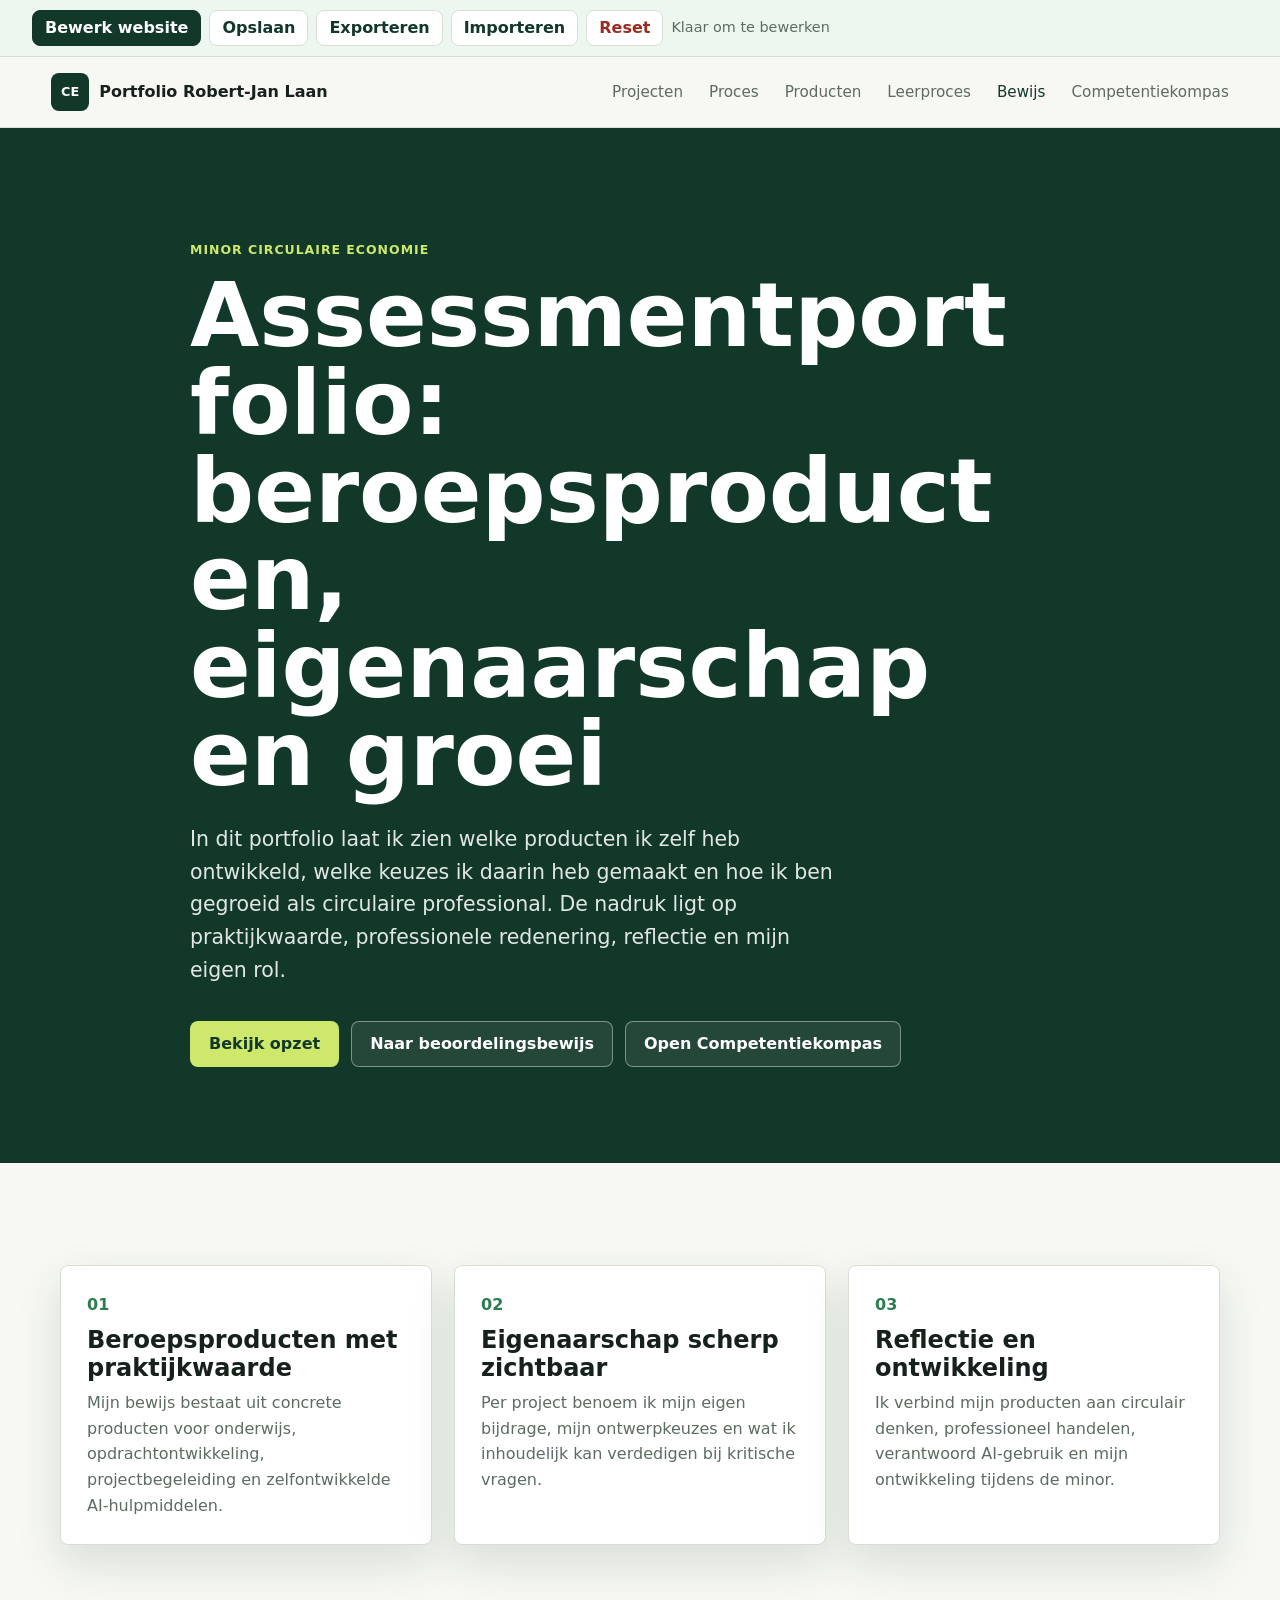
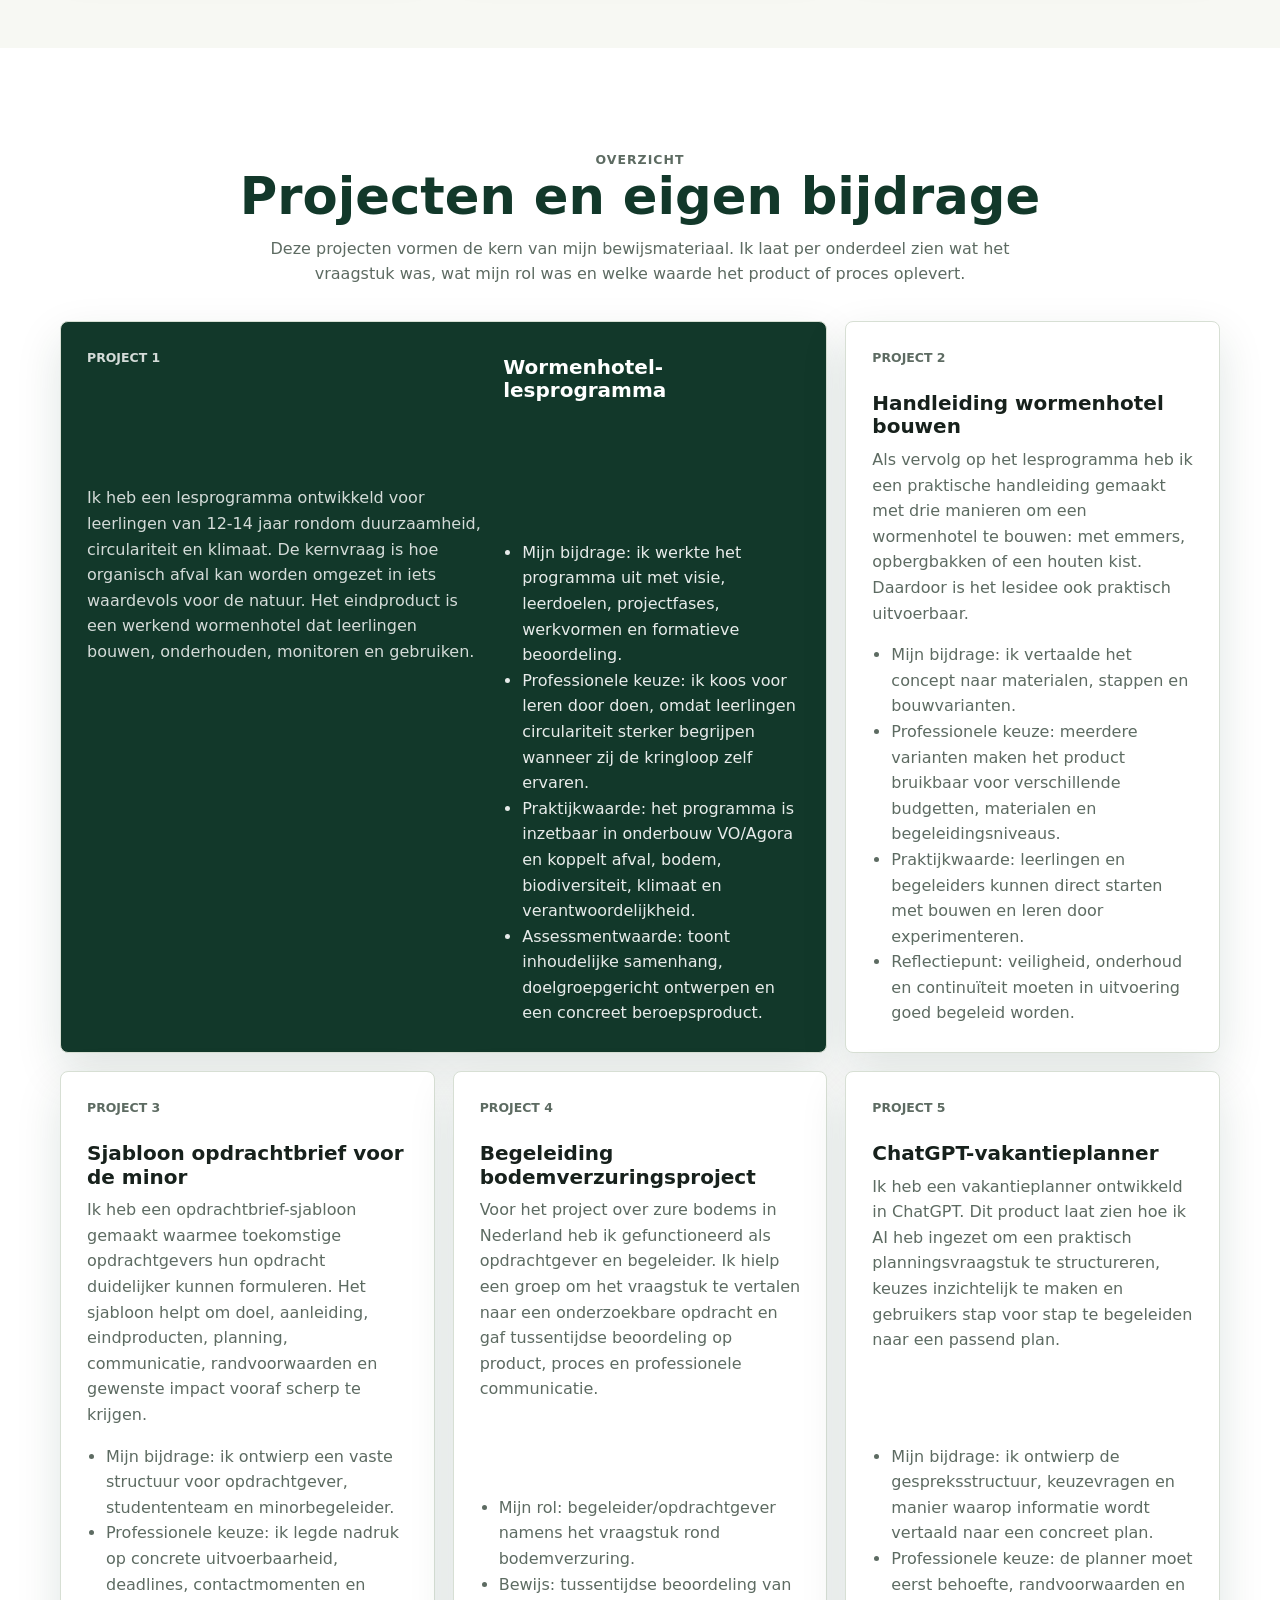
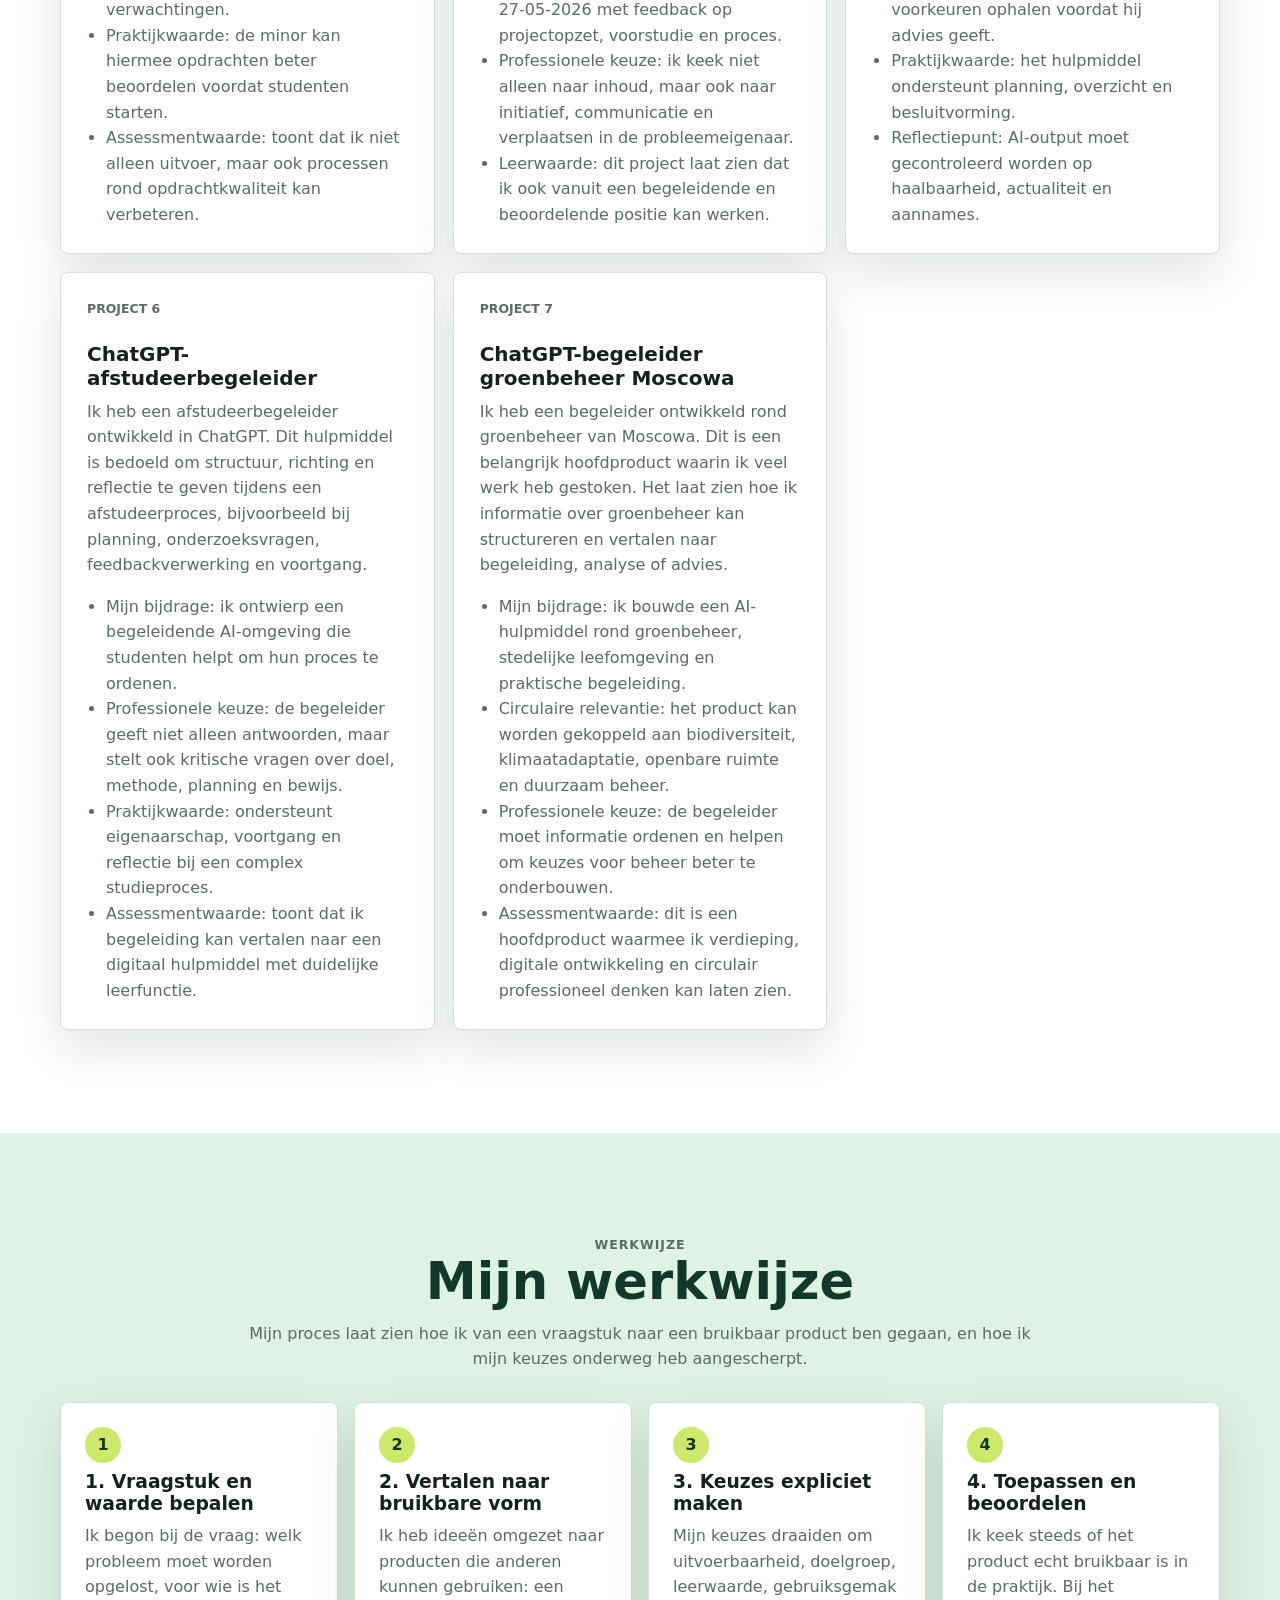
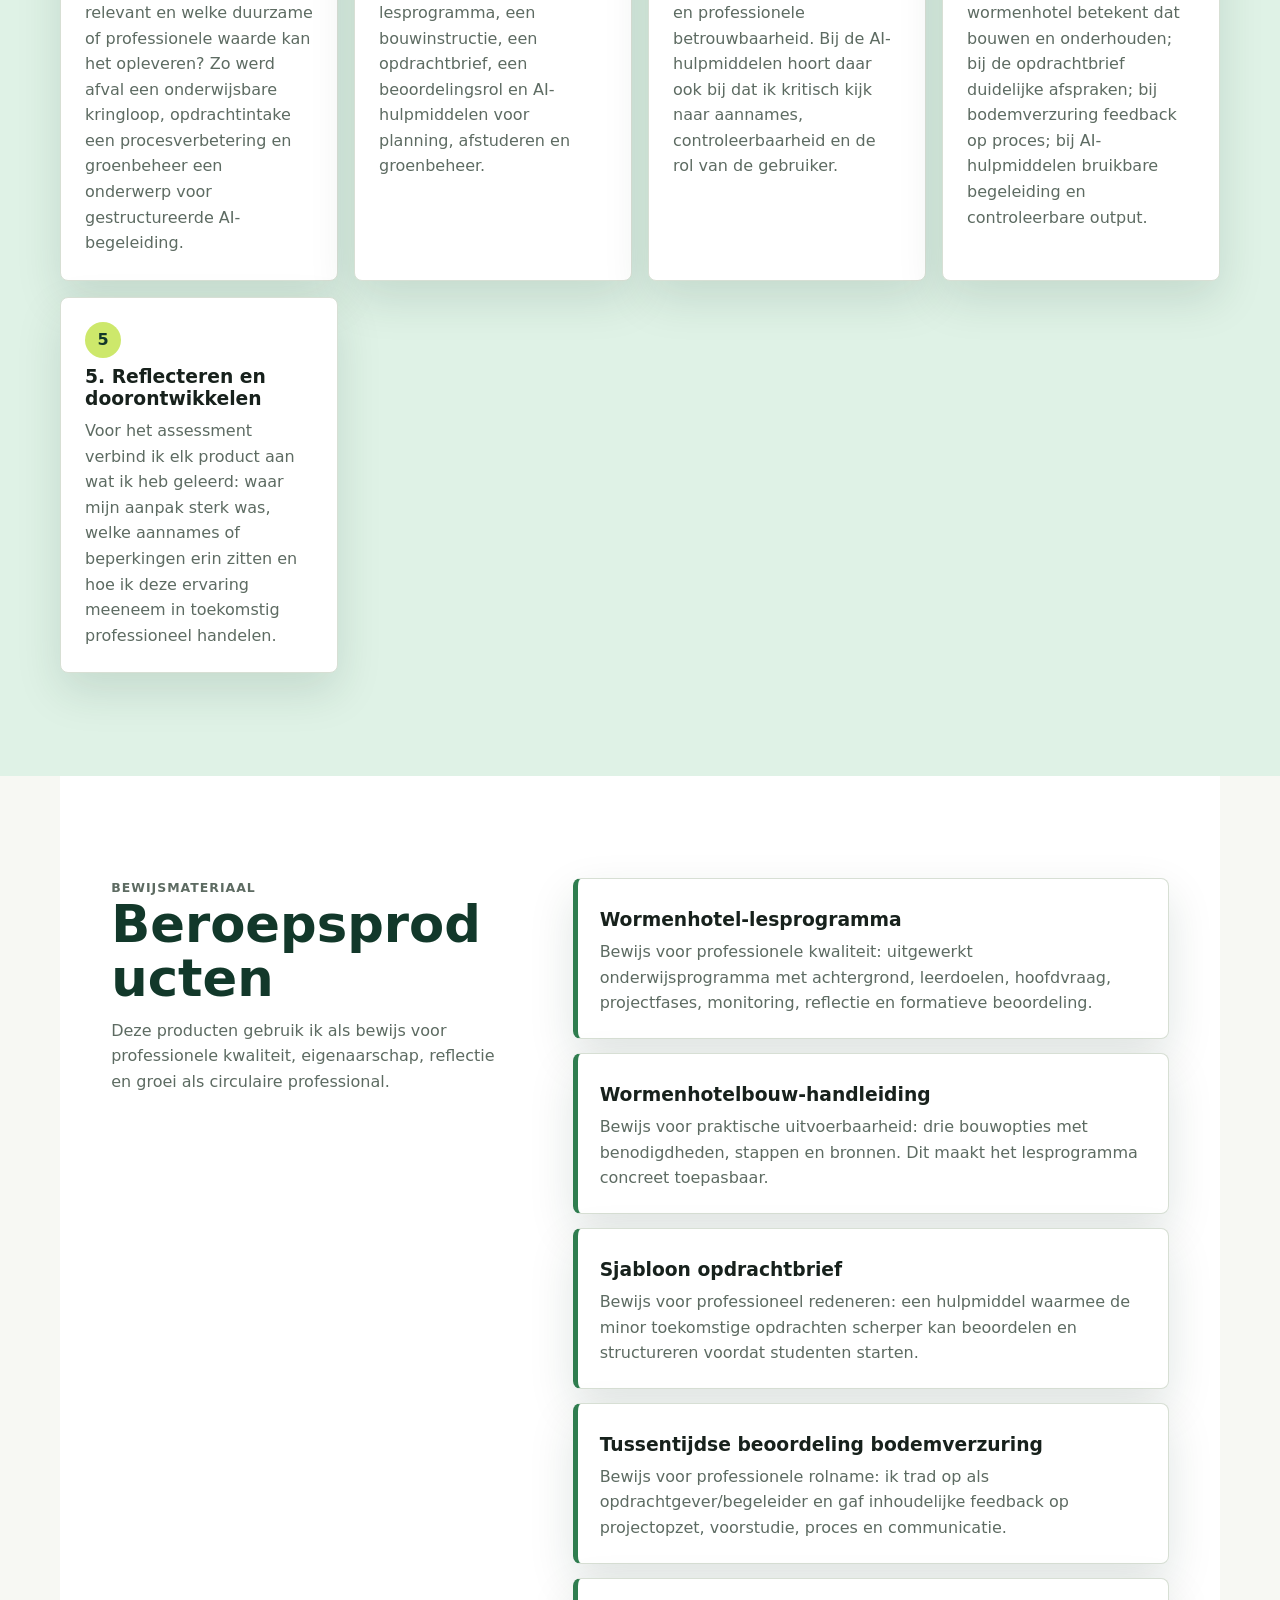
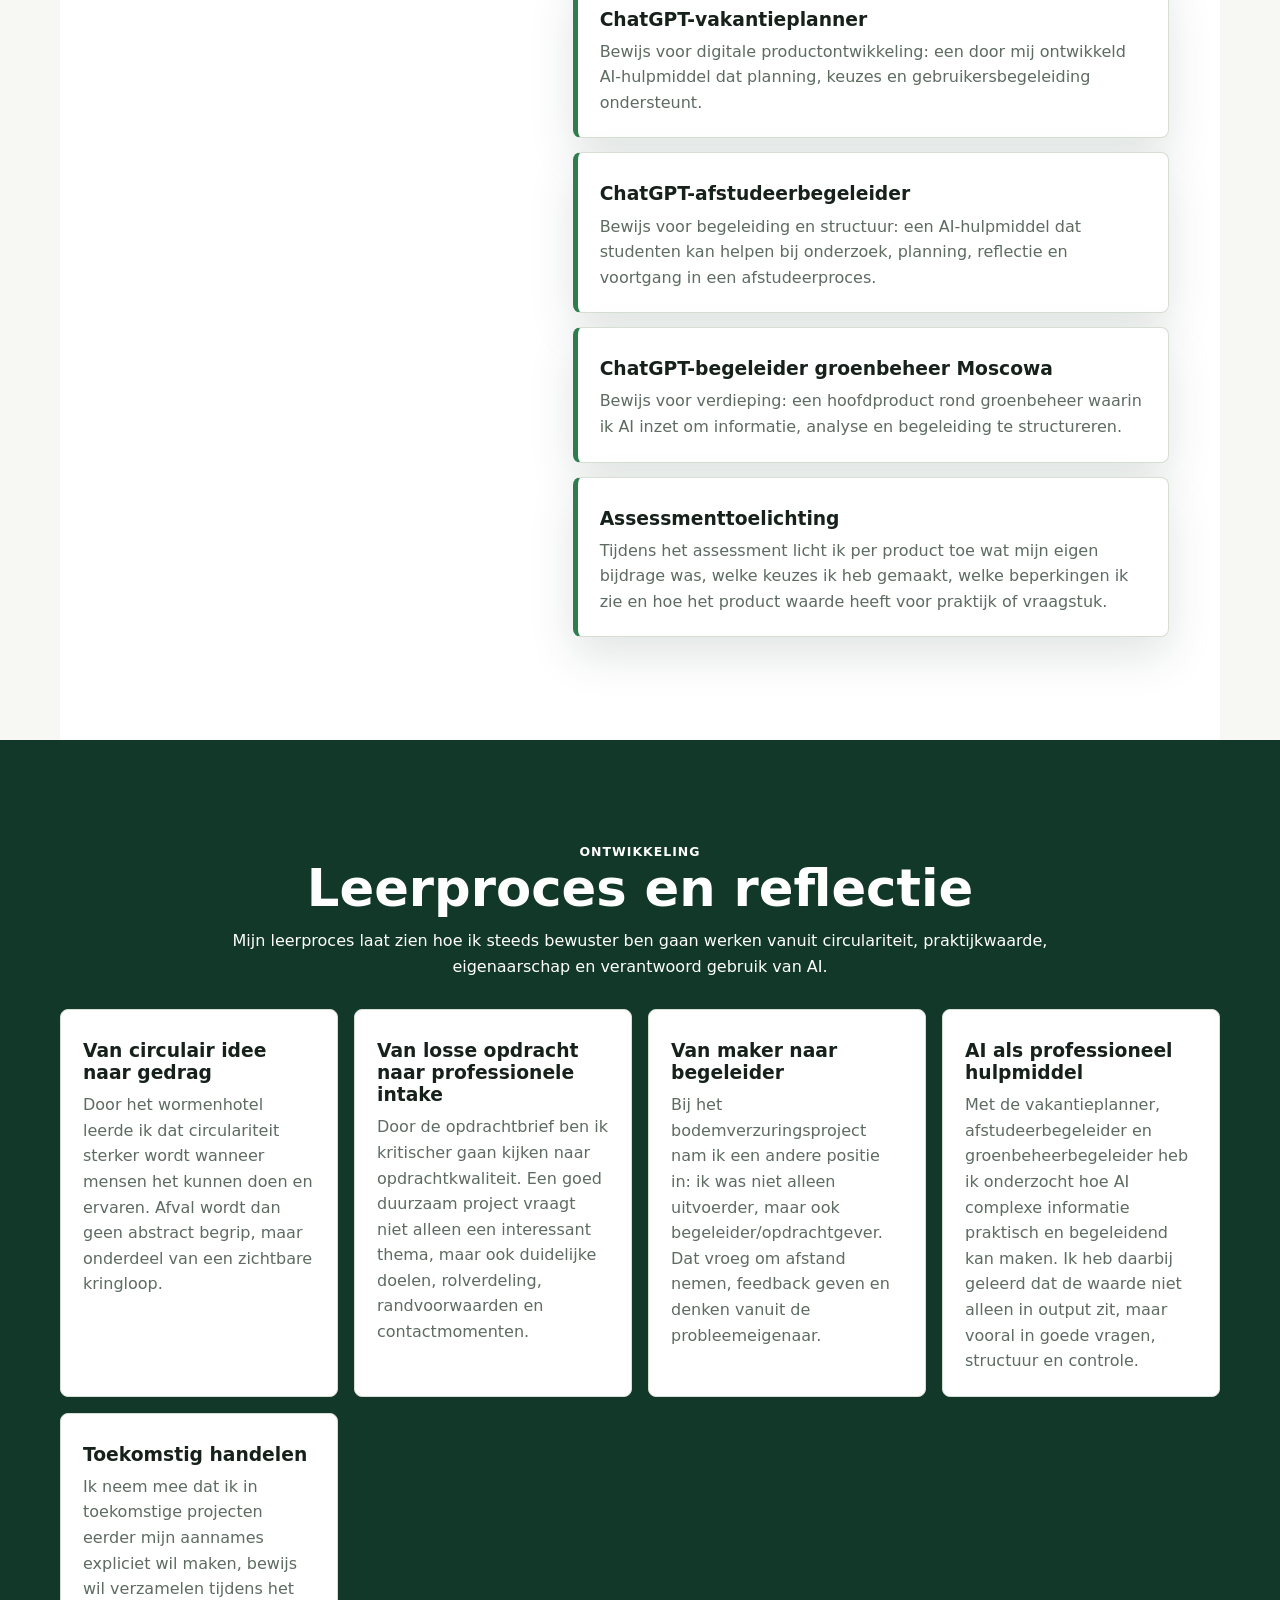
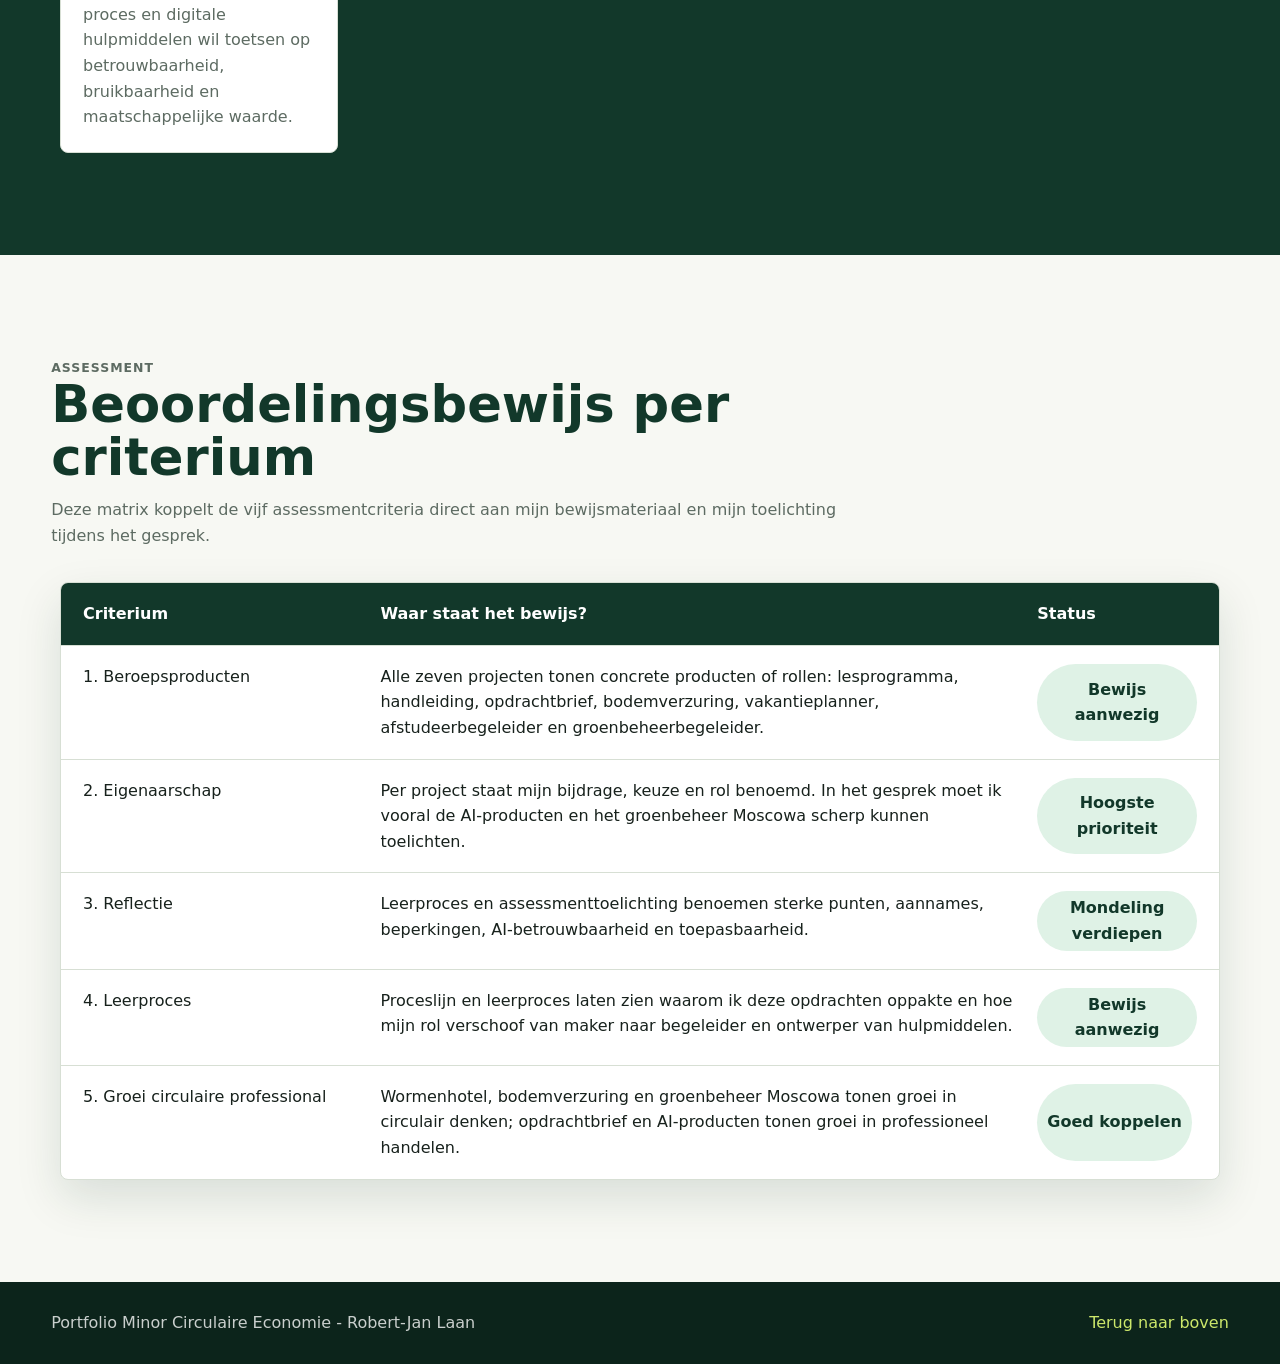
<file: index.html>
<!doctype html>
<html lang="nl">
<head>
  <meta charset="utf-8">
  <meta name="viewport" content="width=device-width, initial-scale=1">
  <title>Portfolio Minor Circulaire Economie</title>
  <meta name="description" content="Bewerkbare portfolio website voor de Minor Circulaire Economie.">
  <link rel="preconnect" href="https://images.unsplash.com">
  <link rel="stylesheet" href="styles.css?v=3">
  <link rel="stylesheet" href="assessment.css?v=3">
</head>
<body>
  <div class="editor-bar" aria-label="Website editor">
    <button class="editor-button primary" id="editToggle" type="button">Bewerk website</button>
    <button class="editor-button" id="saveEdits" type="button">Opslaan</button>
    <button class="editor-button" id="exportData" type="button">Exporteren</button>
    <label class="editor-button file-button" for="importData">Importeren</label>
    <input id="importData" type="file" accept="application/json">
    <button class="editor-button danger" id="resetEdits" type="button">Reset</button>
    <span class="editor-status" id="editorStatus">Klaar om te bewerken</span>
  </div>

  <header class="site-header">
    <a class="brand" href="#home" aria-label="Naar home">
      <span class="brand-mark">CE</span>
      <span data-edit="brandText">Portfolio</span>
    </a>
    <nav class="main-nav" aria-label="Hoofdnavigatie">
      <a href="#projecten">Projecten</a>
      <a href="#proces">Proces</a>
      <a href="#producten">Producten</a>
      <a href="#leerproces">Leerproces</a>
      <a href="#bewijs">Bewijs</a>
      <a href="competentiekompas/">Competentiekompas</a>
    </nav>
  </header>

  <main id="home">
    <section class="hero" aria-labelledby="hero-title">
      <div class="hero-media" role="img" aria-label="Groen bos als symbool voor duurzaamheid en circulaire economie"></div>
      <div class="hero-content">
        <p class="eyebrow" data-edit="heroEyebrow">Minor Circulaire Economie</p>
        <h1 id="hero-title" data-edit="heroTitle">Portfolio van mijn proces, projecten en groei als circulaire professional</h1>
        <p class="hero-copy" data-edit="heroCopy">Een overzichtelijke bewijswebsite waarin mijn docent snel kan zien wat ik heb gemaakt, welke keuzes ik heb genomen en wat ik heb geleerd.</p>
        <div class="hero-actions">
          <a class="button primary" href="#projecten">Bekijk opzet</a>
          <a class="button secondary" href="#bewijs">Naar beoordelingsbewijs</a>
          <a class="button secondary" href="competentiekompas/">Open Competentiekompas</a>
        </div>
      </div>
    </section>

    <section class="intro-band" aria-label="Portfolio status">
      <div class="intro-grid">
        <article>
          <span class="stat">01</span>
          <h2 data-edit="introOneTitle">Projecten later toevoegen</h2>
          <p data-edit="introOneText">De structuur staat klaar. Per opdracht voeg je straks vraagstuk, rol, aanpak, resultaat en bewijs toe.</p>
        </article>
        <article>
          <span class="stat">02</span>
          <h2 data-edit="introTwoTitle">Beoordeling centraal</h2>
          <p data-edit="introTwoText">De website volgt de criteria uit het transitieplan en het individuele assessment.</p>
        </article>
        <article>
          <span class="stat">03</span>
          <h2 data-edit="introThreeTitle">Proces zichtbaar</h2>
          <p data-edit="introThreeText">Niet alleen eindproducten, maar ook keuzes, feedback, reflectie en leerpunten krijgen een plek.</p>
        </article>
      </div>
    </section>

    <section id="projecten" class="section section-light">
      <div class="section-heading">
        <p class="eyebrow">Overzicht</p>
        <h2 data-edit="projectsTitle">Projecten</h2>
        <p data-edit="projectsIntro">Hier komen straks de opdrachten die je tijdens de minor uitvoert. Elk project krijgt dezelfde opbouw, zodat je docent makkelijk kan vergelijken.</p>
      </div>
      <div class="section-tools">
        <button class="editor-button add-button" type="button" data-add="project">Project toevoegen</button>
      </div>
      <div class="project-grid editable-list" id="projectList" data-list="projects"></div>
    </section>

    <section id="proces" class="section timeline-section">
      <div class="section-heading compact">
        <p class="eyebrow">Werkwijze</p>
        <h2 data-edit="processTitle">Proceslijn</h2>
        <p data-edit="processIntro">Gebruik dit onderdeel om te laten zien hoe je van probleem naar oplossing bent gegaan.</p>
      </div>
      <div class="timeline" id="processList" data-list="process"></div>
    </section>

    <section id="producten" class="section section-light split-section">
      <div class="section-heading align-left">
        <p class="eyebrow">Bewijsmateriaal</p>
        <h2 data-edit="productsTitle">Beroepsproducten</h2>
        <p data-edit="productsIntro">Plaats hier straks je transitieplan, analyses, presentaties, workshopmateriaal, reflectiedocument en andere producten.</p>
        <div class="section-tools left-tools">
          <button class="editor-button add-button" type="button" data-add="product">Product toevoegen</button>
        </div>
      </div>
      <div class="product-list editable-list" id="productList" data-list="products"></div>
    </section>

    <section id="leerproces" class="section learning-section">
      <div class="section-heading compact">
        <p class="eyebrow">Ontwikkeling</p>
        <h2 data-edit="learningTitle">Leerproces en reflectie</h2>
        <p data-edit="learningIntro">Hier laat je zien welke keuzes je bewust hebt gemaakt en hoe je perspectief op circulaire economie is veranderd.</p>
      </div>
      <div class="learning-grid" id="learningList" data-list="learning"></div>
    </section>

    <section id="bewijs" class="section evidence-section">
      <div class="section-heading align-left">
        <p class="eyebrow">Assessment</p>
        <h2 data-edit="evidenceTitle">Beoordelingsbewijs</h2>
        <p data-edit="evidenceIntro">Deze matrix helpt je docent om per criterium direct het juiste bewijs te vinden.</p>
        <div class="section-tools left-tools">
          <button class="editor-button add-button" type="button" data-add="evidence">Bewijsregel toevoegen</button>
        </div>
      </div>
      <div class="evidence-table editable-list" id="evidenceList" data-list="evidence" role="table" aria-label="Beoordelingsbewijs matrix"></div>
    </section>
  </main>

  <footer class="site-footer">
    <p data-edit="footerText">Portfolio Minor Circulaire Economie</p>
    <a href="#home">Terug naar boven</a>
  </footer>

  <template id="projectTemplate">
    <article class="project-card">
      <button class="remove-item" type="button" aria-label="Project verwijderen">×</button>
      <p class="label" data-field="label"></p>
      <h3 data-field="title"></h3>
      <p data-field="text"></p>
      <ul class="check-list" data-field="points"></ul>
    </article>
  </template>

  <template id="cardTemplate">
    <article>
      <button class="remove-item" type="button" aria-label="Onderdeel verwijderen">×</button>
      <h3 data-field="title"></h3>
      <p data-field="text"></p>
    </article>
  </template>

  <script src="script.js?v=3"></script>
</body>
</html>
</file>
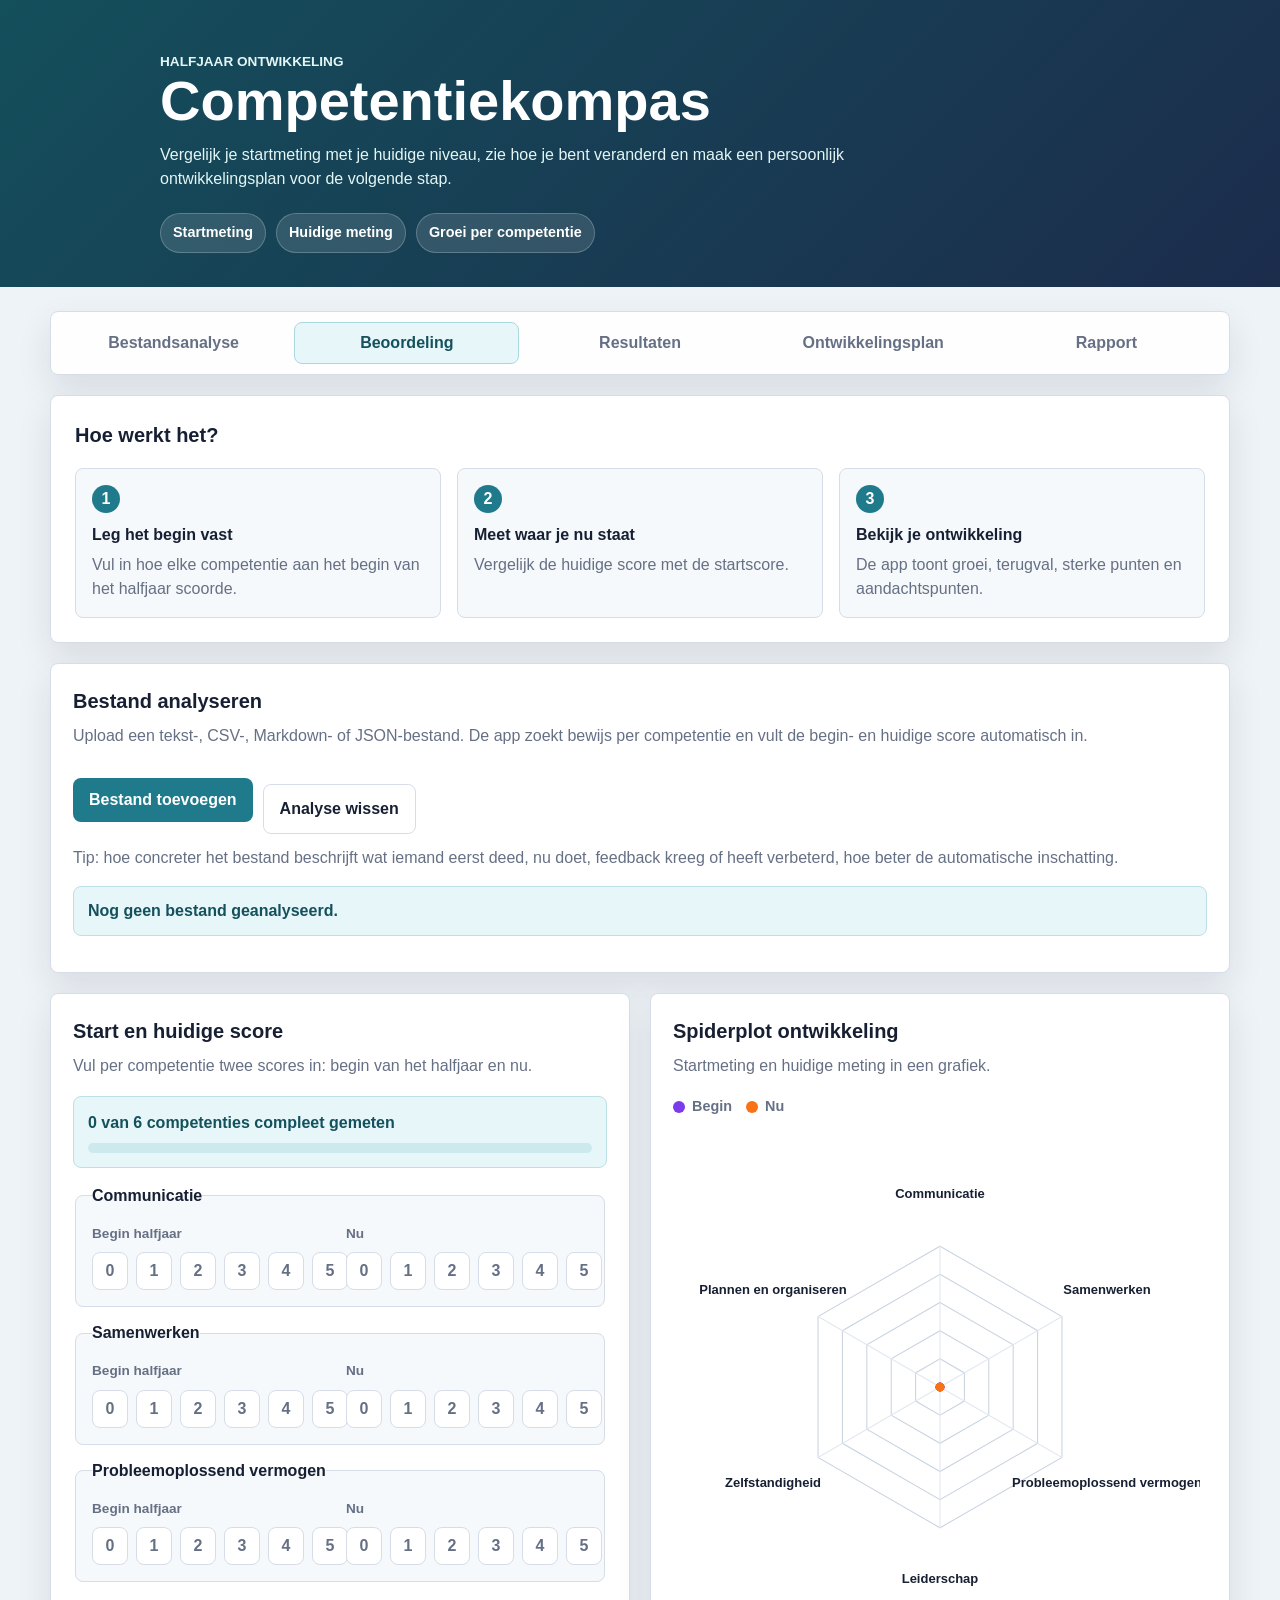
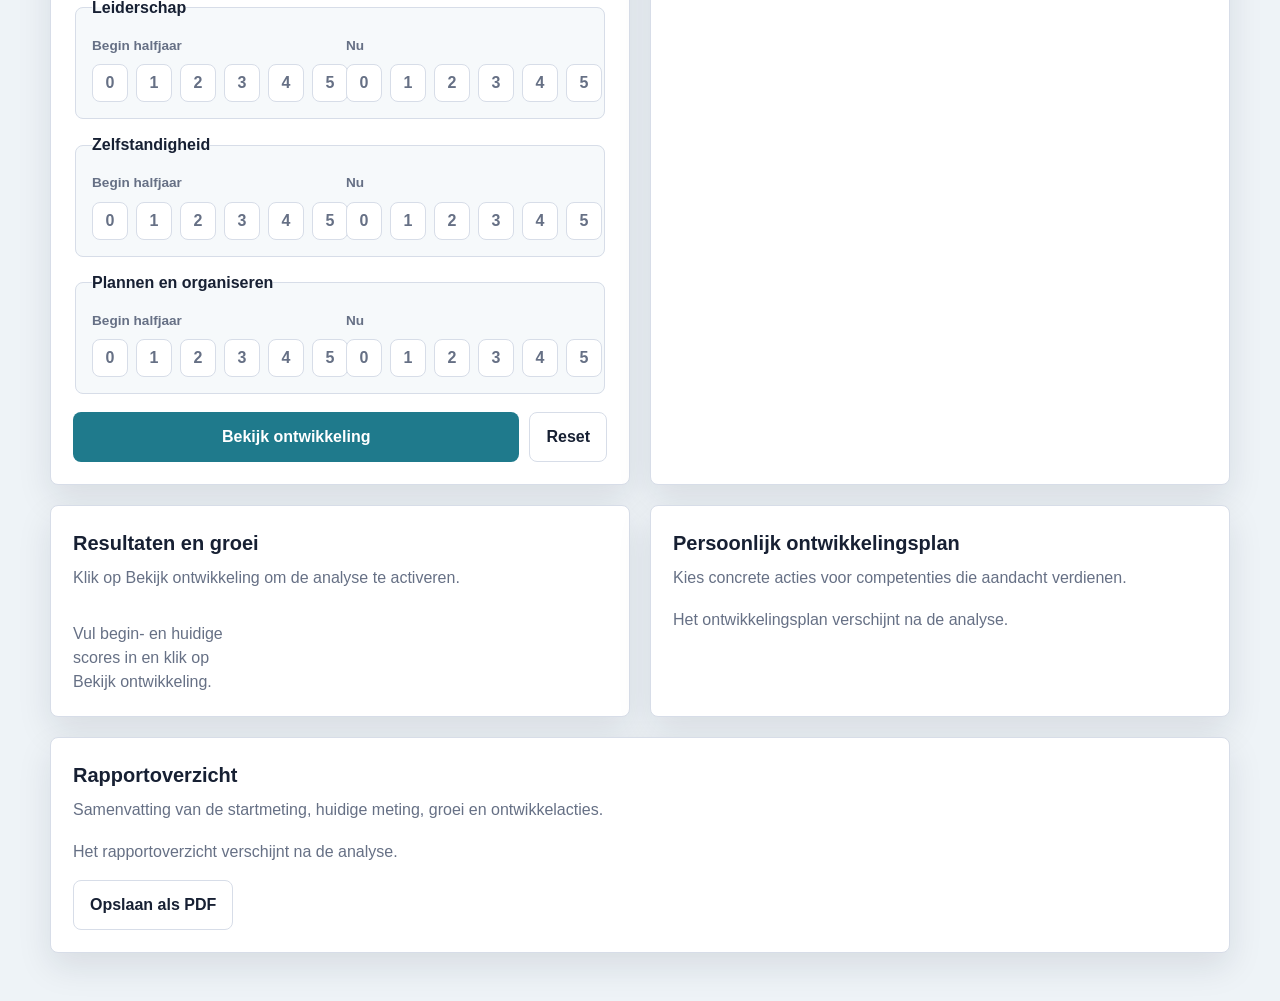
<file: competentiekompas/index.html>
<!DOCTYPE html>
<html lang="nl">
<head>
  <meta charset="UTF-8">
  <meta name="viewport" content="width=device-width, initial-scale=1.0">
  <title>Competentiekompas</title>
  <link rel="stylesheet" href="style.css">
</head>
<body>
  <header class="page-header">
    <div class="header-content">
      <p class="eyebrow">Halfjaar ontwikkeling</p>
      <h1>Competentiekompas</h1>
      <p>
        Vergelijk je startmeting met je huidige niveau, zie hoe je bent veranderd
        en maak een persoonlijk ontwikkelingsplan voor de volgende stap.
      </p>
      <div class="hero-stats" aria-label="Kernfuncties">
        <span>Startmeting</span>
        <span>Huidige meting</span>
        <span>Groei per competentie</span>
      </div>
    </div>
  </header>

  <main class="app-shell">
    <nav class="app-nav" aria-label="Applicatie onderdelen">
      <button class="nav-button" type="button" data-target="file-analysis">Bestandsanalyse</button>
      <button class="nav-button active" type="button" data-target="assessment">Beoordeling</button>
      <button class="nav-button" type="button" data-target="results">Resultaten</button>
      <button class="nav-button" type="button" data-target="plan">Ontwikkelingsplan</button>
      <button class="nav-button" type="button" data-target="report-section">Rapport</button>
    </nav>

    <section class="intro-section" aria-labelledby="intro-title">
      <h2 id="intro-title">Hoe werkt het?</h2>
      <div class="intro-grid">
        <article>
          <span class="step-number">1</span>
          <h3>Leg het begin vast</h3>
          <p>Vul in hoe elke competentie aan het begin van het halfjaar scoorde.</p>
        </article>
        <article>
          <span class="step-number">2</span>
          <h3>Meet waar je nu staat</h3>
          <p>Vergelijk de huidige score met de startscore.</p>
        </article>
        <article>
          <span class="step-number">3</span>
          <h3>Bekijk je ontwikkeling</h3>
          <p>De app toont groei, terugval, sterke punten en aandachtspunten.</p>
        </article>
      </div>
    </section>

    <section class="panel file-panel app-section" id="file-analysis" aria-labelledby="file-title">
      <div class="section-heading">
        <h2 id="file-title">Bestand analyseren</h2>
        <p>Upload een tekst-, CSV-, Markdown- of JSON-bestand. De app zoekt bewijs per competentie en vult de begin- en huidige score automatisch in.</p>
      </div>

      <div class="file-upload-box">
        <label class="file-input-label" for="evidence-file">
          Bestand toevoegen
          <input id="evidence-file" type="file" accept=".txt,.csv,.json,.md,text/plain,text/csv,application/json" multiple>
        </label>
        <button class="secondary-button" id="clear-file-button" type="button">Analyse wissen</button>
      </div>

      <p class="file-hint">
        Tip: hoe concreter het bestand beschrijft wat iemand eerst deed, nu doet, feedback kreeg of heeft verbeterd, hoe beter de automatische inschatting.
      </p>

      <div id="file-status" class="file-status" aria-live="polite">
        Nog geen bestand geanalyseerd.
      </div>
      <div id="file-insights" class="file-insights">
        <!-- Automatische bestandsanalyse komt hier. -->
      </div>
    </section>

    <section class="panel form-panel app-section" id="assessment" aria-labelledby="scores-title">
      <div class="section-heading">
        <h2 id="scores-title">Start en huidige score</h2>
        <p>Vul per competentie twee scores in: begin van het halfjaar en nu.</p>
      </div>

      <div class="progress-card" aria-live="polite">
        <span id="progress-label">0 van 6 competenties beoordeeld</span>
        <div class="progress-track">
          <span id="progress-fill"></span>
        </div>
      </div>

      <form id="score-form">
        <!-- De competenties en scoreknoppen worden met JavaScript opgebouwd. -->
      </form>

      <div class="button-row">
        <button class="primary-button" id="results-button" type="button">Bekijk ontwikkeling</button>
        <button class="secondary-button" id="reset-button" type="button">Reset</button>
      </div>
    </section>

    <section class="panel chart-panel app-section" aria-labelledby="chart-title">
      <div class="section-heading">
        <h2 id="chart-title">Spiderplot ontwikkeling</h2>
        <p>Startmeting en huidige meting in een grafiek.</p>
      </div>
      <div class="chart-legend">
        <span><i class="legend-dot start-dot"></i>Begin</span>
        <span><i class="legend-dot current-dot"></i>Nu</span>
      </div>
      <div class="chart-frame" id="radar-chart" aria-live="polite">
        <!-- De SVG-radargrafiek wordt met JavaScript getekend. -->
      </div>
    </section>

    <section class="panel results-panel app-section" id="results" aria-labelledby="analysis-title">
      <div class="section-heading">
        <h2 id="analysis-title">Resultaten en groei</h2>
        <p id="result-status">Automatische indeling op basis van de huidige score en verandering.</p>
      </div>
      <div id="zero-alert" class="zero-alert" hidden></div>
      <div id="growth-summary" class="growth-summary">
        <!-- Groei-indicatoren worden met JavaScript opgebouwd. -->
      </div>
      <div id="analysis-results" class="result-grid">
        <!-- Sterke punten, ontwikkelpunten en zwakke punten komen hier. -->
      </div>
    </section>

    <section class="panel plan-panel app-section" id="plan" aria-labelledby="plan-title">
      <div class="section-heading">
        <h2 id="plan-title">Persoonlijk ontwikkelingsplan</h2>
        <p>Kies concrete acties voor competenties die aandacht verdienen.</p>
      </div>
      <div id="development-plan">
        <!-- Ontwikkelacties worden na de analyse opgebouwd. -->
      </div>
    </section>

    <section class="panel report-panel app-section" id="report-section" aria-labelledby="report-title">
      <div class="section-heading">
        <h2 id="report-title">Rapportoverzicht</h2>
        <p>Samenvatting van de startmeting, huidige meting, groei en ontwikkelacties.</p>
      </div>
      <div id="report">
        <!-- Het rapport wordt na het klikken op de resultatenknop gevuld. -->
      </div>
      <button class="secondary-button save-pdf-button" id="save-pdf-button" type="button">Opslaan als PDF</button>
    </section>
  </main>

  <script src="script.js"></script>
</body>
</html>
</file>
<file: styles.css>
:root {
  --forest: #12382a;
  --leaf: #2f7d4f;
  --mint: #dff2e6;
  --sage: #8fb59b;
  --lime: #cde86b;
  --paper: #f7f8f3;
  --ink: #17211c;
  --muted: #5d6b62;
  --line: #d7dfd4;
  --white: #ffffff;
  --danger: #9b2d20;
  --shadow: 0 18px 45px rgba(18, 56, 42, 0.13);
}

* { box-sizing: border-box; }
html { scroll-behavior: smooth; }
body {
  margin: 0;
  color: var(--ink);
  background: var(--paper);
  font-family: Inter, ui-sans-serif, system-ui, -apple-system, BlinkMacSystemFont, "Segoe UI", sans-serif;
  line-height: 1.6;
}
img { max-width: 100%; display: block; }
a { color: inherit; }
button, input { font: inherit; }

.editor-bar {
  position: sticky;
  top: 0;
  z-index: 30;
  display: flex;
  align-items: center;
  gap: 8px;
  flex-wrap: wrap;
  padding: 10px clamp(14px, 3vw, 32px);
  color: var(--forest);
  background: #eef7ef;
  border-bottom: 1px solid var(--line);
}

.editor-button {
  display: inline-flex;
  align-items: center;
  justify-content: center;
  min-height: 36px;
  padding: 0 12px;
  border: 1px solid var(--line);
  border-radius: 8px;
  color: var(--forest);
  background: var(--white);
  font-weight: 750;
  cursor: pointer;
  text-decoration: none;
}

.editor-button.primary, .editor-button.add-button {
  color: var(--white);
  background: var(--forest);
  border-color: var(--forest);
}

.editor-button.danger { color: var(--danger); }
.file-button { cursor: pointer; }
#importData { display: none; }
.editor-status { color: var(--muted); font-size: 0.9rem; }
body.editing .editor-status { color: var(--forest); font-weight: 800; }

.site-header {
  position: sticky;
  top: 57px;
  z-index: 20;
  display: flex;
  align-items: center;
  justify-content: space-between;
  gap: 24px;
  padding: 16px clamp(18px, 4vw, 56px);
  background: rgba(247, 248, 243, 0.88);
  border-bottom: 1px solid rgba(215, 223, 212, 0.86);
  backdrop-filter: blur(18px);
}

.brand {
  display: inline-flex;
  align-items: center;
  gap: 10px;
  font-weight: 800;
  text-decoration: none;
  white-space: nowrap;
}
.brand-mark {
  display: grid;
  width: 38px;
  height: 38px;
  place-items: center;
  color: var(--white);
  background: var(--forest);
  border-radius: 8px;
  font-size: 0.8rem;
}
.main-nav { display: flex; align-items: center; gap: clamp(10px, 2.2vw, 26px); color: var(--muted); font-size: 0.95rem; }
.main-nav a { text-decoration: none; }
.main-nav a:hover, .main-nav a.is-active { color: var(--forest); }

.hero { position: relative; min-height: 82vh; display: grid; align-items: end; overflow: hidden; background: var(--forest); }
.hero-media {
  position: absolute;
  inset: 0;
  background-image: linear-gradient(90deg, rgba(18, 56, 42, 0.9), rgba(18, 56, 42, 0.5) 48%, rgba(18, 56, 42, 0.18)), url("https://images.unsplash.com/photo-1441974231531-c6227db76b6e?auto=format&fit=crop&w=1800&q=82");
  background-size: cover;
  background-position: center;
  transform: scale(1.01);
}
.hero-content { position: relative; width: min(900px, calc(100% - 36px)); margin: 0 auto; padding: 112px 0 96px; color: var(--white); }
.eyebrow { margin: 0 0 12px; color: var(--lime); font-size: 0.78rem; font-weight: 800; letter-spacing: 0.08em; text-transform: uppercase; }
h1, h2, h3, p { overflow-wrap: anywhere; }
h1 { max-width: 850px; margin: 0; font-size: clamp(2.45rem, 7vw, 5.6rem); line-height: 0.98; letter-spacing: 0; }
.hero-copy { max-width: 660px; margin: 24px 0 0; color: rgba(255, 255, 255, 0.88); font-size: clamp(1.04rem, 2vw, 1.28rem); }
.hero-actions { display: flex; flex-wrap: wrap; gap: 12px; margin-top: 34px; }
.button { display: inline-flex; align-items: center; justify-content: center; min-height: 46px; padding: 0 18px; border: 1px solid transparent; border-radius: 8px; font-weight: 750; text-decoration: none; }
.button.primary { color: var(--forest); background: var(--lime); }
.button.secondary { color: var(--white); border-color: rgba(255, 255, 255, 0.4); background: rgba(255, 255, 255, 0.08); }

.intro-band, .section { padding: clamp(58px, 8vw, 104px) clamp(18px, 4vw, 56px); }
.intro-grid, .project-grid, .timeline, .learning-grid, .split-section, .evidence-table { width: min(1160px, 100%); margin: 0 auto; }
.intro-grid { display: grid; grid-template-columns: repeat(3, minmax(0, 1fr)); gap: 22px; }
.intro-grid article, .project-card, .product-list article, .learning-grid article, .timeline-item { background: var(--white); border: 1px solid var(--line); border-radius: 8px; box-shadow: var(--shadow); }
.intro-grid article { padding: 26px; }
.stat { color: var(--leaf); font-weight: 900; }
.intro-grid h2, .project-card h3, .timeline-item h3, .product-list h3, .learning-grid h3 { margin: 8px 0 8px; line-height: 1.18; }
.intro-grid p, .project-card p, .timeline-item p, .product-list p, .learning-grid p, .section-heading p { margin: 0; color: var(--muted); }
.section-light { background: var(--white); }
.section-heading { width: min(820px, 100%); margin: 0 auto 34px; text-align: center; }
.section-heading.align-left { margin-left: 0; text-align: left; }
.section-heading.compact { margin-bottom: 30px; }
.section-heading h2 { margin: 0 0 12px; color: var(--forest); font-size: clamp(2rem, 4vw, 3.4rem); line-height: 1.05; }
.section-tools { width: min(1160px, 100%); margin: -12px auto 22px; display: none; justify-content: flex-end; }
.left-tools { margin: 22px 0 0; justify-content: flex-start; }
body.editing .section-tools { display: flex; }

.project-grid { display: grid; grid-template-columns: 1.4fr 0.8fr 0.8fr; gap: 18px; }
.project-card { position: relative; min-height: 260px; padding: 26px; }
.project-card.featured { display: grid; grid-template-columns: 1fr 0.75fr; gap: 20px; background: var(--forest); color: var(--white); }
.project-card.featured p, .project-card.featured .label { color: rgba(255, 255, 255, 0.82); }
.label { margin: 0 0 10px; color: var(--leaf); font-size: 0.78rem; font-weight: 800; text-transform: uppercase; }
.check-list { margin: 0; padding-left: 19px; color: rgba(255, 255, 255, 0.9); }
.project-card:not(.featured) .check-list { color: var(--muted); }
.timeline-section { background: var(--mint); }
.timeline { display: grid; grid-template-columns: repeat(4, minmax(0, 1fr)); gap: 16px; }
.timeline-item { position: relative; padding: 24px; }
.timeline-item span { display: grid; width: 36px; height: 36px; place-items: center; color: var(--forest); background: var(--lime); border-radius: 50%; font-weight: 900; }
.split-section { display: grid; grid-template-columns: 0.8fr 1.2fr; gap: clamp(28px, 5vw, 70px); align-items: start; }
.product-list { display: grid; gap: 14px; }
.product-list article, .learning-grid article { position: relative; padding: 22px; }
.learning-section { color: var(--white); background: var(--forest); }
.learning-section .section-heading h2, .learning-section .section-heading p { color: var(--white); }
.learning-grid { display: grid; grid-template-columns: repeat(4, minmax(0, 1fr)); gap: 16px; }
.learning-grid article { color: var(--ink); box-shadow: none; }
.evidence-section { background: var(--paper); }
.evidence-table { overflow: hidden; border: 1px solid var(--line); border-radius: 8px; background: var(--white); box-shadow: var(--shadow); }
.table-row { position: relative; display: grid; grid-template-columns: 1fr 1.4fr 110px; gap: 18px; padding: 18px 22px; border-bottom: 1px solid var(--line); }
.table-row:last-child { border-bottom: 0; }
.table-head { color: var(--white); background: var(--forest); font-weight: 800; }
.status { display: inline-flex; align-items: center; justify-content: center; width: fit-content; min-width: 70px; padding: 4px 10px; border-radius: 999px; color: var(--forest); background: var(--mint); font-weight: 800; }
.site-footer { display: flex; justify-content: space-between; gap: 18px; padding: 28px clamp(18px, 4vw, 56px); color: rgba(255, 255, 255, 0.78); background: #0c241b; }
.site-footer p { margin: 0; }
.site-footer a { color: var(--lime); text-decoration: none; }

[contenteditable="true"] { outline: 2px dashed rgba(205, 232, 107, 0.78); outline-offset: 4px; border-radius: 6px; cursor: text; }
.section-light [contenteditable="true"], .intro-band [contenteditable="true"], .evidence-section [contenteditable="true"] { outline-color: rgba(47, 125, 79, 0.45); }
.remove-item { display: none; position: absolute; top: 10px; right: 10px; width: 30px; height: 30px; border: 0; border-radius: 50%; color: var(--white); background: var(--danger); cursor: pointer; font-size: 1.1rem; line-height: 1; }
body.editing .remove-item { display: grid; place-items: center; }
.table-head .remove-item { display: none; }

@media (max-width: 920px) {
  .site-header { top: 105px; align-items: flex-start; flex-direction: column; }
  .main-nav { width: 100%; overflow-x: auto; padding-bottom: 4px; }
  .intro-grid, .project-grid, .timeline, .learning-grid, .split-section { grid-template-columns: 1fr; }
  .project-card.featured { grid-template-columns: 1fr; }
  .hero { min-height: 760px; }
}

@media (max-width: 640px) {
  .editor-bar { position: static; }
  .site-header { top: 0; }
  .hero-content { width: min(100% - 28px, 900px); padding: 90px 0 78px; }
  .hero-actions, .site-footer { flex-direction: column; }
  .button { width: 100%; }
  .table-row { grid-template-columns: 1fr; gap: 8px; }
}
</file>
<file: assessment.css>
.project-grid {
  grid-template-columns: repeat(auto-fit, minmax(280px, 1fr));
  align-items: stretch;
}

.project-card.featured {
  grid-column: span 2;
}

.project-card {
  display: flex;
  flex-direction: column;
  min-height: 0;
}

.project-card h3 {
  font-size: 1.25rem;
}

.project-card p {
  margin-bottom: 16px;
}

.check-list {
  margin-top: auto;
}

.timeline {
  grid-template-columns: repeat(auto-fit, minmax(220px, 1fr));
}

.learning-grid {
  grid-template-columns: repeat(auto-fit, minmax(220px, 1fr));
}

.product-list article {
  border-left: 5px solid var(--leaf);
}

.evidence-table {
  overflow-x: auto;
}

.table-row {
  grid-template-columns: minmax(180px, 0.7fr) minmax(320px, 1.6fr) minmax(140px, 0.4fr);
}

.status {
  text-align: center;
  white-space: normal;
}

@media (max-width: 920px) {
  .project-card.featured {
    grid-column: span 1;
  }
}

@media (max-width: 640px) {
  .table-row {
    grid-template-columns: 1fr;
  }
}
</file>
<file: competentiekompas/style.css>
:root {
  color-scheme: light;
  --background: #eef3f7;
  --surface: #ffffff;
  --surface-soft: #f6f9fb;
  --text: #172033;
  --muted: #667085;
  --border: #d7dde8;
  --accent: #1f7a8c;
  --accent-dark: #14515d;
  --start: #7c3aed;
  --current: #f97316;
  --success: #14804a;
  --warning: #b76e00;
  --danger: #b42318;
  --danger-soft: #fff1f0;
  --shadow: 0 14px 34px rgba(23, 32, 51, 0.1);
}

* {
  box-sizing: border-box;
}

body {
  margin: 0;
  background:
    linear-gradient(180deg, rgba(31, 122, 140, 0.08), transparent 300px),
    var(--background);
  color: var(--text);
  font-family: Arial, sans-serif;
  line-height: 1.5;
}

button,
input,
textarea {
  font: inherit;
}

.page-header {
  padding: 52px 20px 34px;
  background:
    linear-gradient(135deg, rgba(20, 81, 93, 0.94), rgba(28, 44, 76, 0.96)),
    #102a43;
  color: #ffffff;
}

.header-content {
  width: min(960px, 100%);
  margin: 0 auto;
}

.eyebrow {
  margin: 0 0 8px;
  color: #a6f4e7;
  font-size: 0.85rem;
  font-weight: 700;
  letter-spacing: 0;
  text-transform: uppercase;
}

.page-header h1 {
  margin: 0 0 12px;
  font-size: clamp(2rem, 5vw, 3.5rem);
  line-height: 1.05;
}

.page-header p {
  max-width: 720px;
  margin: 0;
  color: #e3f6f5;
}

.hero-stats {
  display: flex;
  flex-wrap: wrap;
  gap: 10px;
  margin-top: 22px;
}

.hero-stats span {
  padding: 8px 12px;
  background: rgba(255, 255, 255, 0.12);
  border: 1px solid rgba(255, 255, 255, 0.22);
  border-radius: 999px;
  color: #ffffff;
  font-weight: 700;
  font-size: 0.9rem;
}

.app-shell {
  display: grid;
  grid-template-columns: repeat(12, 1fr);
  gap: 20px;
  width: min(1180px, calc(100% - 32px));
  margin: 24px auto 48px;
}

.app-nav {
  display: flex;
  grid-column: 1 / -1;
  gap: 8px;
  padding: 10px;
  background: rgba(255, 255, 255, 0.96);
  border: 1px solid var(--border);
  border-radius: 8px;
  box-shadow: var(--shadow);
}

.nav-button {
  flex: 1;
  min-height: 40px;
  padding: 8px 10px;
  border: 1px solid transparent;
  border-radius: 8px;
  background: transparent;
  color: var(--muted);
  cursor: pointer;
  font-weight: 700;
}

.nav-button:hover,
.nav-button:focus-visible,
.nav-button.active {
  background: #e7f6f8;
  border-color: #a9d9df;
  color: var(--accent-dark);
}

.intro-section,
.panel {
  background: var(--surface);
  border: 1px solid var(--border);
  border-radius: 8px;
  box-shadow: var(--shadow);
}

.intro-section {
  grid-column: 1 / -1;
  padding: 24px;
}

.intro-section h2,
.section-heading h2 {
  margin: 0 0 8px;
  font-size: 1.25rem;
}

.intro-grid {
  display: grid;
  grid-template-columns: repeat(3, minmax(0, 1fr));
  gap: 16px;
  margin-top: 18px;
}

.intro-grid article {
  padding: 16px;
  background: var(--surface-soft);
  border: 1px solid var(--border);
  border-radius: 8px;
}

.intro-grid h3 {
  margin: 10px 0 6px;
  font-size: 1rem;
}

.intro-grid p,
.section-heading p,
.empty-state {
  margin: 0;
  color: var(--muted);
}

.step-number {
  display: inline-grid;
  width: 28px;
  height: 28px;
  place-items: center;
  background: var(--accent);
  color: #ffffff;
  border-radius: 999px;
  font-weight: 700;
}

.panel {
  padding: 22px;
}

.form-panel,
.chart-panel,
.results-panel,
.plan-panel {
  grid-column: span 6;
}

.file-panel,
.report-panel {
  grid-column: 1 / -1;
}

.section-heading {
  margin-bottom: 18px;
}

.app-section {
  scroll-margin-top: 18px;
}

.file-upload-box {
  display: flex;
  flex-wrap: wrap;
  gap: 10px;
  align-items: center;
}

.file-input-label {
  display: inline-grid;
  min-height: 44px;
  place-items: center;
  padding: 10px 16px;
  background: var(--accent);
  border-radius: 8px;
  color: #ffffff;
  cursor: pointer;
  font-weight: 700;
}

.file-input-label:hover,
.file-input-label:focus-within {
  background: var(--accent-dark);
}

.file-input-label input {
  position: absolute;
  width: 1px;
  height: 1px;
  opacity: 0;
  pointer-events: none;
}

.file-hint {
  margin: 12px 0 0;
  color: var(--muted);
}

.file-status {
  margin-top: 16px;
  padding: 12px 14px;
  background: #e7f6f8;
  border: 1px solid #bce0e5;
  border-radius: 8px;
  color: var(--accent-dark);
  font-weight: 700;
}

.file-status.warning {
  background: var(--danger-soft);
  border-color: #f5b5af;
  color: var(--danger);
}

.file-insights {
  display: grid;
  grid-template-columns: repeat(3, minmax(0, 1fr));
  gap: 12px;
  margin-top: 14px;
}

.insight-card {
  padding: 14px;
  background: var(--surface-soft);
  border: 1px solid var(--border);
  border-radius: 8px;
}

.insight-card h3 {
  margin: 0 0 8px;
  font-size: 1rem;
}

.insight-card p {
  margin: 6px 0;
  color: var(--muted);
}

.confidence-bar {
  height: 8px;
  margin-top: 10px;
  overflow: hidden;
  background: #dce5ee;
  border-radius: 999px;
}

.confidence-bar span {
  display: block;
  height: 100%;
  background: var(--accent);
}

.progress-card {
  display: grid;
  gap: 8px;
  margin-bottom: 16px;
  padding: 14px;
  background: #e7f6f8;
  border: 1px solid #bce0e5;
  border-radius: 8px;
  color: var(--accent-dark);
  font-weight: 700;
}

.progress-track {
  height: 10px;
  overflow: hidden;
  background: #cce9ee;
  border-radius: 999px;
}

#progress-fill {
  display: block;
  width: 0%;
  height: 100%;
  background: var(--accent);
  border-radius: inherit;
  transition: width 180ms ease;
}

.competency-list {
  display: grid;
  gap: 14px;
}

.competency-row {
  display: grid;
  gap: 14px;
  padding: 16px;
  background: var(--surface-soft);
  border: 1px solid var(--border);
  border-radius: 8px;
}

.competency-row legend {
  padding: 0;
  font-weight: 700;
}

.score-columns {
  display: grid;
  grid-template-columns: repeat(2, minmax(0, 1fr));
  gap: 12px;
}

.score-group {
  display: grid;
  gap: 8px;
}

.score-group-title {
  color: var(--muted);
  font-size: 0.85rem;
  font-weight: 700;
}

.score-options {
  display: grid;
  grid-template-columns: repeat(6, minmax(36px, 1fr));
  gap: 8px;
}

.score-options input {
  position: absolute;
  opacity: 0;
  pointer-events: none;
}

.score-options label {
  display: grid;
  min-height: 38px;
  place-items: center;
  border: 1px solid var(--border);
  border-radius: 8px;
  background: #ffffff;
  color: var(--muted);
  cursor: pointer;
  font-weight: 700;
}

.score-options input:checked + label {
  background: var(--accent);
  border-color: var(--accent);
  color: #ffffff;
}

.score-group.start-score input:checked + label {
  background: var(--start);
  border-color: var(--start);
}

.score-group.current-score input:checked + label {
  background: var(--current);
  border-color: var(--current);
}

.score-options label:hover {
  border-color: var(--accent);
  color: var(--accent-dark);
}

.button-row {
  display: grid;
  grid-template-columns: 1fr auto;
  gap: 10px;
  margin-top: 18px;
}

.primary-button,
.secondary-button {
  margin-top: 18px;
  padding: 12px 16px;
  border-radius: 8px;
  cursor: pointer;
  font-weight: 700;
}

.button-row .primary-button,
.button-row .secondary-button {
  margin-top: 0;
}

.primary-button {
  border: 0;
  background: var(--accent);
  color: #ffffff;
}

.primary-button:hover,
.primary-button:focus-visible {
  background: var(--accent-dark);
}

.secondary-button {
  border: 1px solid var(--border);
  background: #ffffff;
  color: var(--text);
}

.secondary-button:hover,
.secondary-button:focus-visible {
  border-color: var(--accent);
  color: var(--accent-dark);
}

.chart-frame {
  display: grid;
  min-height: 360px;
  place-items: center;
  overflow: hidden;
}

.chart-legend {
  display: flex;
  gap: 14px;
  margin-bottom: 10px;
  color: var(--muted);
  font-size: 0.9rem;
  font-weight: 700;
}

.chart-legend span {
  display: inline-flex;
  align-items: center;
  gap: 7px;
}

.legend-dot {
  width: 12px;
  height: 12px;
  border-radius: 999px;
}

.start-dot {
  background: var(--start);
}

.current-dot {
  background: var(--current);
}

.radar-svg {
  width: min(100%, 520px);
  height: auto;
}

.radar-grid {
  fill: none;
  stroke: #cbd5e1;
  stroke-width: 1;
}

.radar-axis {
  stroke: #e2e8f0;
  stroke-width: 1;
}

.radar-area-start {
  fill: rgba(124, 58, 237, 0.12);
  stroke: var(--start);
  stroke-width: 2;
  transition: all 180ms ease;
}

.radar-area-current {
  fill: rgba(249, 115, 22, 0.18);
  stroke: var(--current);
  stroke-width: 3;
  transition: all 180ms ease;
}

.radar-point-start {
  fill: var(--start);
}

.radar-point-current {
  fill: var(--current);
}

.radar-label {
  fill: var(--text);
  font-size: 12px;
  font-weight: 700;
}

.result-grid {
  display: grid;
  grid-template-columns: repeat(3, minmax(0, 1fr));
  gap: 14px;
}

.growth-summary {
  display: grid;
  grid-template-columns: repeat(3, minmax(0, 1fr));
  gap: 12px;
  margin-bottom: 14px;
}

.metric-card {
  padding: 14px;
  background: var(--surface-soft);
  border: 1px solid var(--border);
  border-radius: 8px;
}

.metric-card strong {
  display: block;
  font-size: 1.7rem;
  line-height: 1;
}

.metric-card span {
  color: var(--muted);
  font-size: 0.9rem;
  font-weight: 700;
}

.trend-list {
  display: grid;
  gap: 8px;
  margin: 0;
  padding: 0;
  list-style: none;
}

.trend-list li {
  display: flex;
  justify-content: space-between;
  gap: 10px;
  padding: 8px 0;
  border-bottom: 1px solid var(--border);
}

.delta-positive {
  color: var(--success);
  font-weight: 700;
}

.delta-negative {
  color: var(--danger);
  font-weight: 700;
}

.delta-neutral {
  color: var(--muted);
  font-weight: 700;
}

.result-card {
  min-height: 160px;
  padding: 16px;
  background: var(--surface-soft);
  border: 1px solid var(--border);
  border-radius: 8px;
}

.result-card h3 {
  margin: 0 0 10px;
  font-size: 1rem;
}

.result-card ul,
.report-block ul {
  margin: 0;
  padding-left: 20px;
}

.result-card li,
.report-block li {
  margin-bottom: 6px;
}

.strong h3 {
  color: var(--success);
}

.develop h3 {
  color: var(--warning);
}

.weak h3 {
  color: var(--danger);
}

.zero-alert {
  margin-bottom: 14px;
  padding: 14px;
  background: var(--danger-soft);
  border: 1px solid #f5b5af;
  border-radius: 8px;
  color: var(--danger);
  font-weight: 700;
}

.plan-list {
  display: grid;
  gap: 12px;
}

.plan-item {
  padding: 14px;
  background: var(--surface-soft);
  border: 1px solid var(--border);
  border-radius: 8px;
}

.plan-item h3 {
  margin: 0 0 10px;
  font-size: 1rem;
}

.plan-item label {
  display: grid;
  gap: 6px;
  margin-top: 10px;
  color: var(--muted);
  font-size: 0.9rem;
  font-weight: 700;
}

.plan-item textarea,
.plan-item input {
  width: 100%;
  padding: 10px;
  border: 1px solid var(--border);
  border-radius: 8px;
  color: var(--text);
  resize: vertical;
}

.plan-item textarea:focus,
.plan-item input:focus {
  border-color: var(--accent);
  outline: 3px solid rgba(37, 99, 235, 0.14);
}

.report-grid {
  display: grid;
  grid-template-columns: repeat(2, minmax(0, 1fr));
  gap: 14px;
}

.report-block {
  padding: 16px;
  background: var(--surface-soft);
  border: 1px solid var(--border);
  border-radius: 8px;
}

.report-block h3 {
  margin: 0 0 10px;
  font-size: 1rem;
}

.save-pdf-button {
  margin-top: 16px;
}

.score-table {
  width: 100%;
  border-collapse: collapse;
}

.score-table th,
.score-table td {
  padding: 10px;
  border-bottom: 1px solid var(--border);
  text-align: left;
}

.score-table th {
  color: var(--muted);
  font-size: 0.85rem;
}

@media (max-width: 860px) {
  .app-nav {
    flex-wrap: wrap;
  }

  .nav-button {
    flex-basis: calc(50% - 4px);
  }

  .form-panel,
  .chart-panel,
  .results-panel,
  .plan-panel {
    grid-column: 1 / -1;
  }

  .intro-grid,
  .score-columns,
  .result-grid,
  .growth-summary,
  .file-insights,
  .report-grid {
    grid-template-columns: 1fr;
  }

  .button-row {
    grid-template-columns: 1fr;
  }
}

@media print {
  .page-header,
  .app-nav,
  .intro-section,
  .form-panel,
  .primary-button,
  .secondary-button {
    display: none;
  }

  body {
    background: #ffffff;
  }

  .app-shell {
    display: block;
    width: 100%;
    margin: 0;
  }

  .panel {
    margin-bottom: 16px;
    box-shadow: none;
  }
}
</file>
